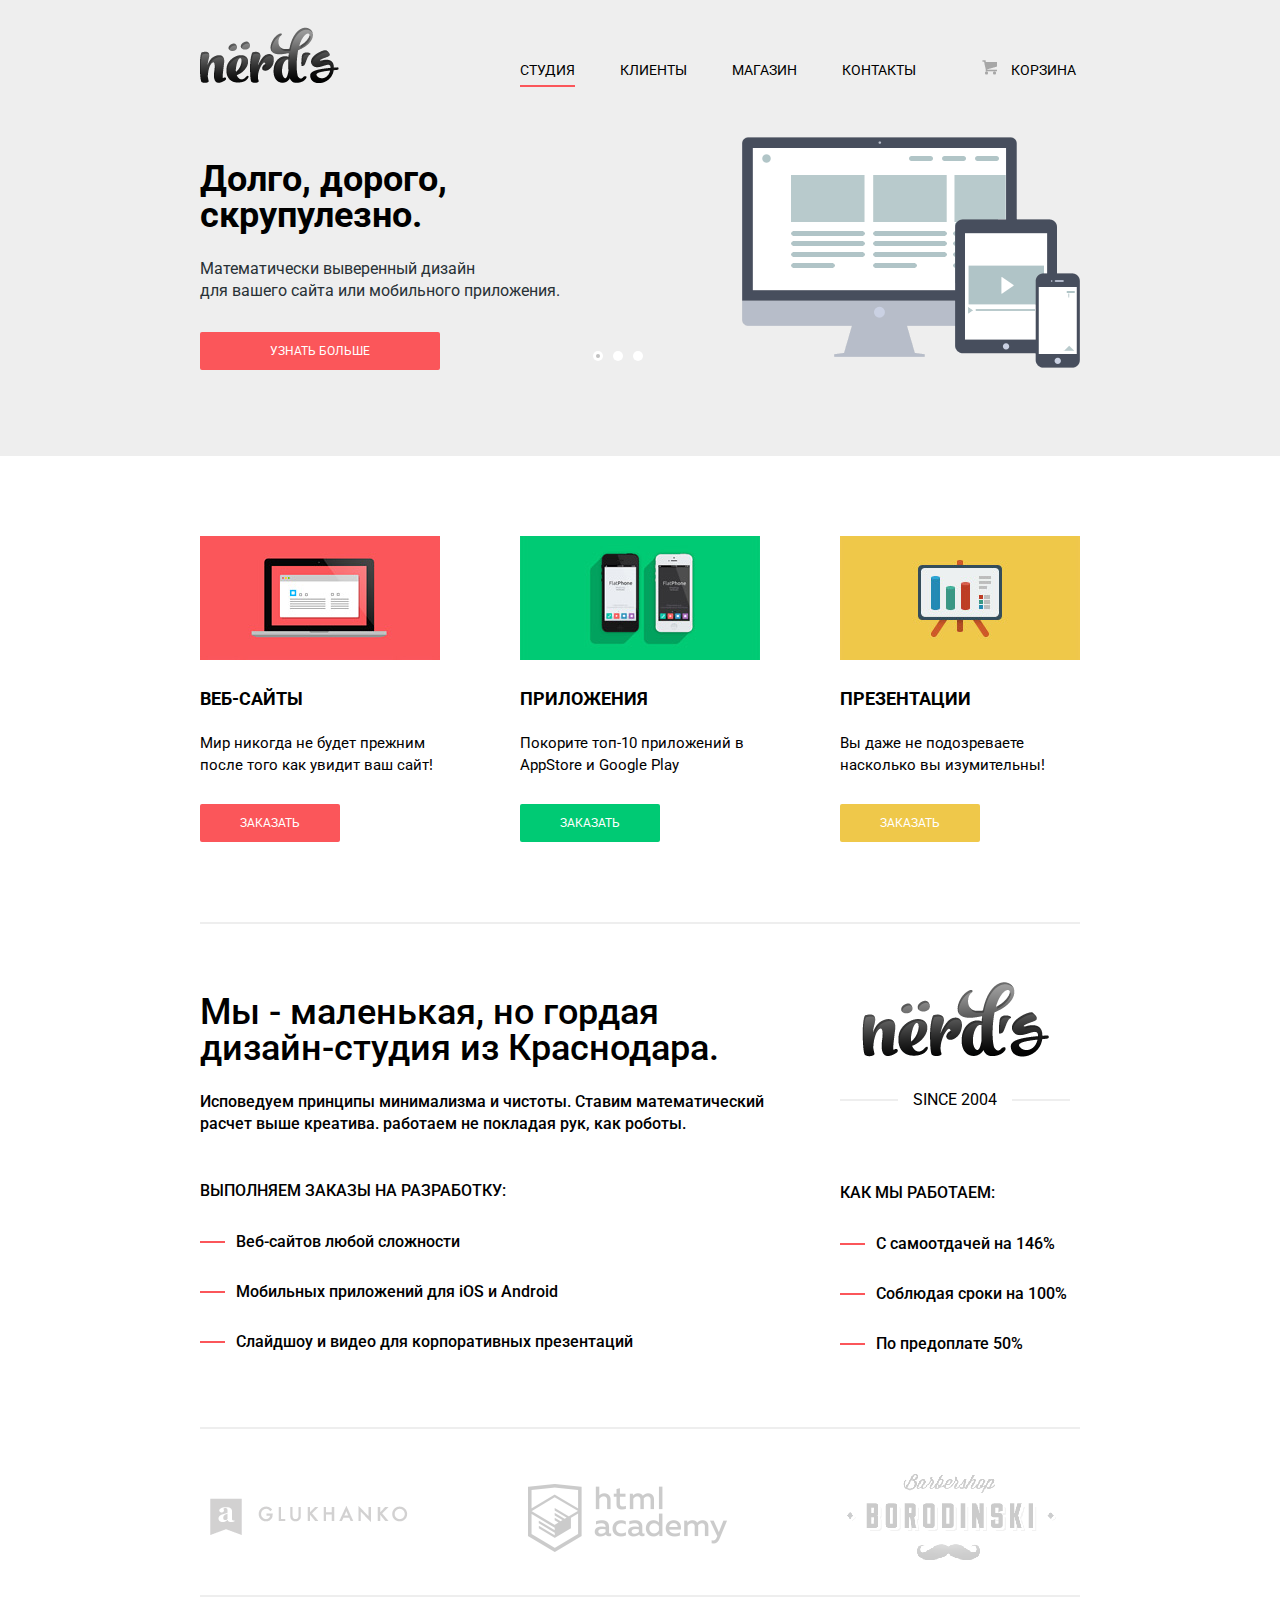
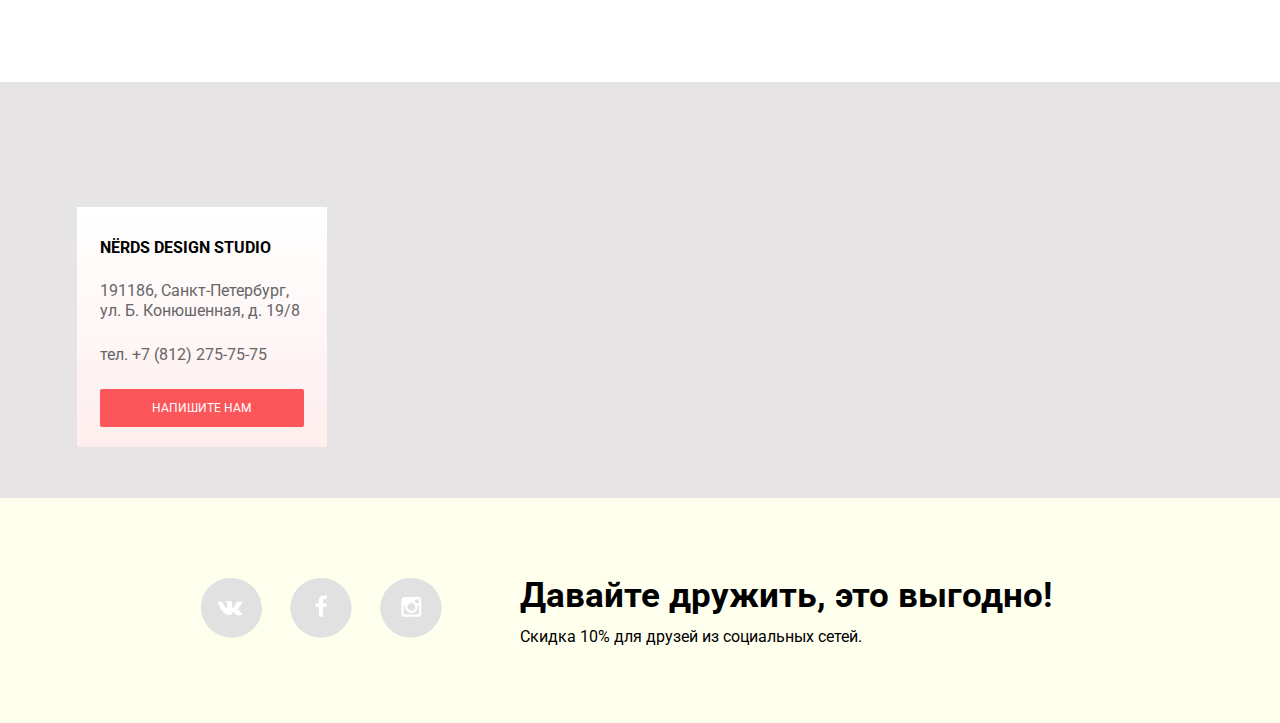
<file: index.html>
<!DOCTYPE html>
<html lang="ru">
<head>
	<meta charset="UTF-8">
	<title>Nerds Studio</title>
	<link href="https://fonts.googleapis.com/css?family=Roboto:300,400,500,700" rel="stylesheet">
	<link rel="stylesheet" href="css/style.min.css">
	<link rel="icon" href="img/favicon.ico" type="image/ico">
</head>
<body>
	<header class="main-header">
		<div class="container">
			<div class="top-header clearfix">
				<div class="index-logo">
					<img src="img/nerds-logo.png" alt="Logotype" width="139" height="56">
				</div>
				<nav class="main-navigation">
					<ul>
						<li>
							<span class="active-page">Студия</span>
						</li>
						<li>
							<a href="#">Клиенты</a>
						</li>
						<li>
							<a href="catalog.html">Магазин</a>
						</li>
						<li>
							<a href="#">Контакты</a>
						</li>
					</ul>
				</nav>
				<a href="#" class="header-cart">Корзина</a>
			</div>
		</div>

		<div class="slider container">

			<input type="radio" name ="slider-controlls" class="slider-radio" id="slider-radio-1" checked>
			<input type="radio" name ="slider-controlls" class="slider-radio" id="slider-radio-2">
			<input type="radio" name ="slider-controlls" class="slider-radio" id="slider-radio-3">

			<label for="slider-radio-1"></label>
			<label for="slider-radio-2"></label>
			<label for="slider-radio-3"></label>

			<div class="slider-container clearfix">
				<div class="slider-item clearfix">
					<section class="slider-left-column slider-column-design">
						<h2 class="slider-title">
							Долго, дорого, <br> скрупулезно.
						</h2>
						<p class="slider-info">
							Математически выверенный дизайн<br>для вашего сайта или мобильного приложения.
						</p>
						<a href="#" class="btn slider-btn">
							Узнать больше
						</a>
					</section>
					<div class="slider-right-column clearfix">
						<figure class="slider-figure slider-design-figure">
							<img src="img/nerds-slide-1.png" width="338" height="231" alt="Математически выверенный дизайн 
							для вашего сайта или мобильного приложения.">
						</figure>
					</div>
				</div>
				<div class="slider-item clearfix">
					<section class="slider-left-column slider-column-math">
						<h2 class="slider-title">
							Любите ли вы математику, как любим ее мы?
						</h2>
						<p class="slider-info">
							Нашим дизайнерам мы удаляем нейроны, ответственные<br> за креатив, чтобы дать им возможность все просчитать.
						</p>
						<a href="#" class="btn slider-btn">
							Узнать больше
						</a>
					</section>
					<div class="slider-right-column clearfix">
						<figure class="slider-figure slider-math-figure">
							<img src="img/nerds-slide-2.png" width="230" height="249" alt="Нашим дизайнерам мы удаляем нейроны, ответственные
							за креатив, чтобы дать им возможность все просчитать">
						</figure>
					</div>
				</div>
				<div class="slider-item clearfix">
					<section class="slider-left-column slider-column-drugs">
						<h2 class="slider-title">
							Только наркотики,<br> только хардкор!
						</h2>
						<p class="slider-info">
							Все дизайнерские решения в нашей компании принимаются только под воздействием качественных галлюциногенов.
						</p>
						<a href="#" class="btn slider-btn">
							Узнать больше
						</a>
					</section>
					<div class="slider-right-column clearfix">
						<figure class="slider-figure slider-drugs-figure">
							<img src="img/nerds-slide-3.png" width="333" height="319" alt="Все дизайнерские решения в нашей компании принимаются только под воздействием качественных галлюциногенов.">
						</figure>
					</div>
				</div>
			</div>
		</div>

	</header>

	<main class="container">
		<section class="features clearfix">
			<div class="features-item">
				<div class="features-item-images">
					<img src="img/nerds-feature-1.jpg" alt="Item-image" width="240" height="124">
				</div>
				<h3 class = "features-item-title">Веб-сайты</h3>
				<p>
					Мир никогда не будет прежним после того как увидит ваш сайт!
				</p>
				<a href="#" class="btn btn-red">Заказать</a>
			</div>
			<div class="features-item">
				<div class="features-item-images">
					<img src="img/nerds-feature-2.jpg" alt="Item-image" width="240" height="124">
				</div>
				<h3 class = "features-item-title">Приложения</h3>
				<p>
					Покорите топ-10 приложений в AppStore и Google Play
				</p>
				<a href="#" class="btn btn-green">Заказать</a>
			</div>
			<div class="features-item">
				<div class="features-item-images">
					<img src="img/nerds-feature-3.jpg" alt="Item-image" width="240" height="124">
				</div>
				<h3 class = "features-item-title">Презентации</h3>
				<p>
					Вы даже не подозреваете насколько вы изумительны!
				</p>
				<a href="#" class="btn btn-yellow">Заказать</a>
			</div>
		</section>

		<hr>

		<div class="index-content clearfix">
			<div class="index-content-left">

				<span class="index-content-title">
					Мы - маленькая, но гордая<br>  дизайн-студия из Краснодара.
				</span>

				<p>
					Исповедуем принципы минимализма и чистоты. Ставим математический <br>
					расчет выше креатива. работаем не покладая рук, как роботы.
				</p>
				<div class="index-content-list">
					<p>
						Выполняем заказы на разработку:
					</p>
					<ul> 
						<li>Веб-сайтов любой сложности</li>
						<li>Мобильных приложений для iOS и Android</li>
						<li>Слайдшоу и видео для корпоративных презентаций</li>
					</ul>
				</div>
			</div>
			<div class="index-content-right">
				<div class="index-content-logo">
					<img src="img/nerds-logo-middle.png" alt="Logotype" width="187" height="75">
				</div>
				<div class="heading-line">
					<span class="heading-content">Since 2004</span>
				</div>
				<div class="index-content-list">
					<p>
						Как мы работаем:
					</p>
					<ul> 
						<li>С самоотдачей на 146%</li>
						<li>Соблюдая сроки на 100%</li>
						<li>По предоплате 50%</li>
					</ul>
				</div>
			</div>
		</div>
		<hr>
		<div class="partners clearfix">
			<div class="partners-item">
				<a href="#">
					<img src="img/nerds-glukhanko-active.png" alt="Glukhanko-logo" width="198" height="37">
				</a>
			</div>
			<div class="partners-item">
				<a href="#">
					<img src="img/nerds-htmlacademy-active.png" alt="HTMLACADEMY-logo" width="199" height="68">
				</a>
			</div>
			<div class="partners-item">
				<a href="#">
					<img src="img/nerds-borodinskiy-active.png" alt="Borodinskiy-logo" width="209" height="90">
				</a>
			</div>
		</div>
	</main>
	<hr>
	<div class="map">
		<div class="map-show">
			<iframe src="https://www.google.com/maps/embed?pb=!1m18!1m12!1m3!1d2011.865014758506!2d30.410243315846646!3d59.71843618179668!2m3!1f0!2f0!3f0!3m2!1i1024!2i768!4f13.1!3m3!1m2!1s0x46962115abc8977b%3A0x1d4d4bbd2222f4a6!2z0JrQvtC90Y7RiNC10L3QvdCw0Y8g0YPQuy4sIDE5LCDQn9GD0YjQutC40L0sINCh0LDQvdC60YIt0J_QtdGC0LXRgNCx0YPRgNCzLCDQoNC-0YHRltGPLCAxOTY2MDE!5e0!3m2!1suk!2sua!4v1507387067952" width="1366" height="416" allowfullscreen></iframe>
		</div>
		<div class="map-info">
			<h3>NЁRDS DESIGN STUDIO</h3>
			<p>
				191186, Санкт-Петербург, <br>
				ул. Б. Конюшенная, д. 19/8
			</p>
			<p>
				тел. +7 (812) 275-75-75
			</p>
			<a href="#" class="btn btn-red js-open-modal">Напишите нам</a>
		</div>
	</div>
	
	<footer class="main-footer">
		<div class="container clearfix">
			<div class="footer-friends">
				<ul>
					<li>
						<a href="#" class="vk-icon">VK</a>
					</li>
					<li>
						<a href="#" class="fb-icon">FB</a>
					</li>
					<li>
						<a href="#" class="insta-icon">Instagram</a>
					</li>
				</ul>
			</div>
			<div class="footer-message">
				<h2 class="footer-message-title">
					Давайте дружить, это выгодно!
				</h2>
				<p>
					Скидка 10% для друзей из социальных сетей.
				</p>
			</div>
		</div>
	</footer>

	<div class="modal-content">
		<button type="button" class="modal-content-close"></button>
		<form action="#" method="post">
			<div class="modal-content-top clearfix">
				<div class="modal-content-left">
					<span class="modal-content-preview">Ваше имя:</span><br>
					<input type="text" placeholder="Представьтесь, пожалуйста" class="name">
				</div>
				<div class="modal-content-right">
					<span class="modal-content-preview">Ваш e-mail:</span><br>
					<input type="email" placeholder="Для отправки ответа" class="email">
				</div>
			</div>
			<div class="modal-content-bottom clearfix">
				<span class="modal-content-preview">Текст письма:</span><br>
				<textarea rows="5" placeholder="В свободной форме" class="text-info"></textarea>
			</div>

			<button type="submit" class="btn btn-red js-send"> 
				Отправить
			</button>

		</form>
	</div>

	<script src="js/script.js"></script>

</body>
</html>
</file>
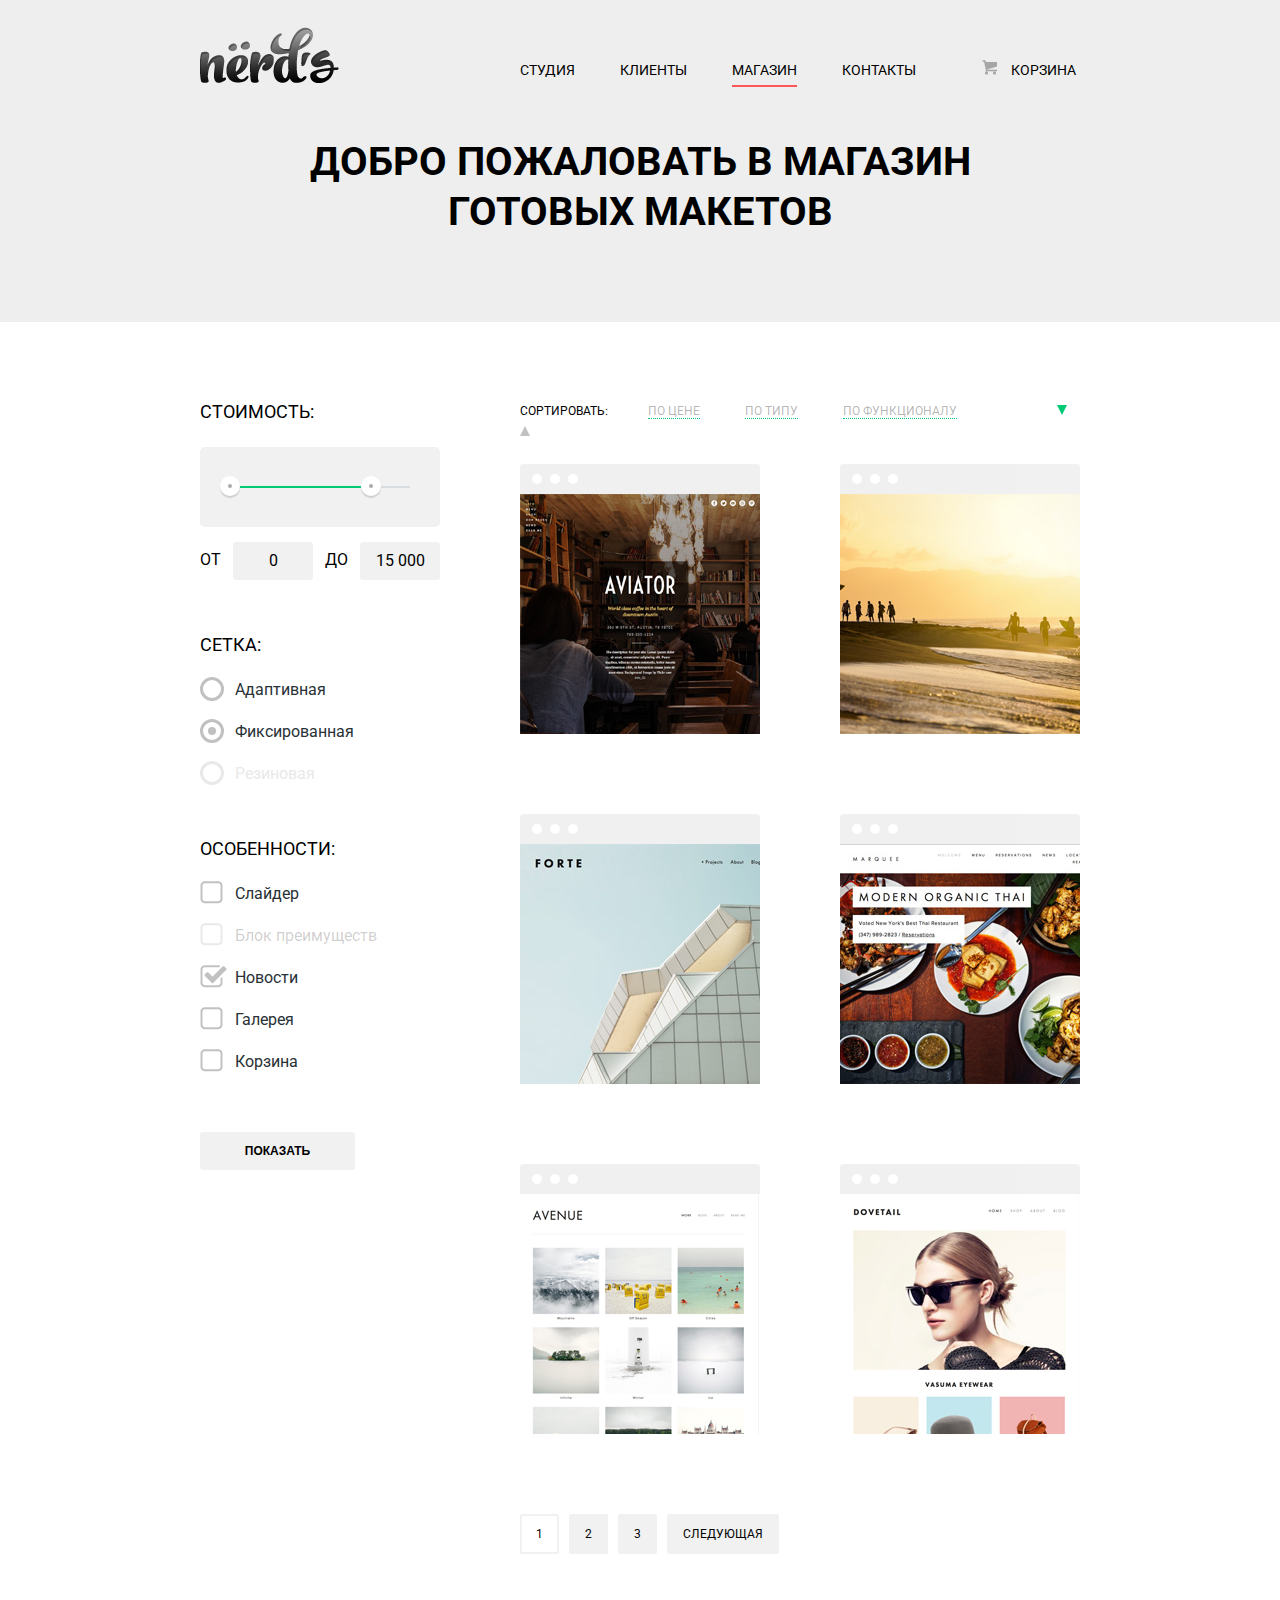
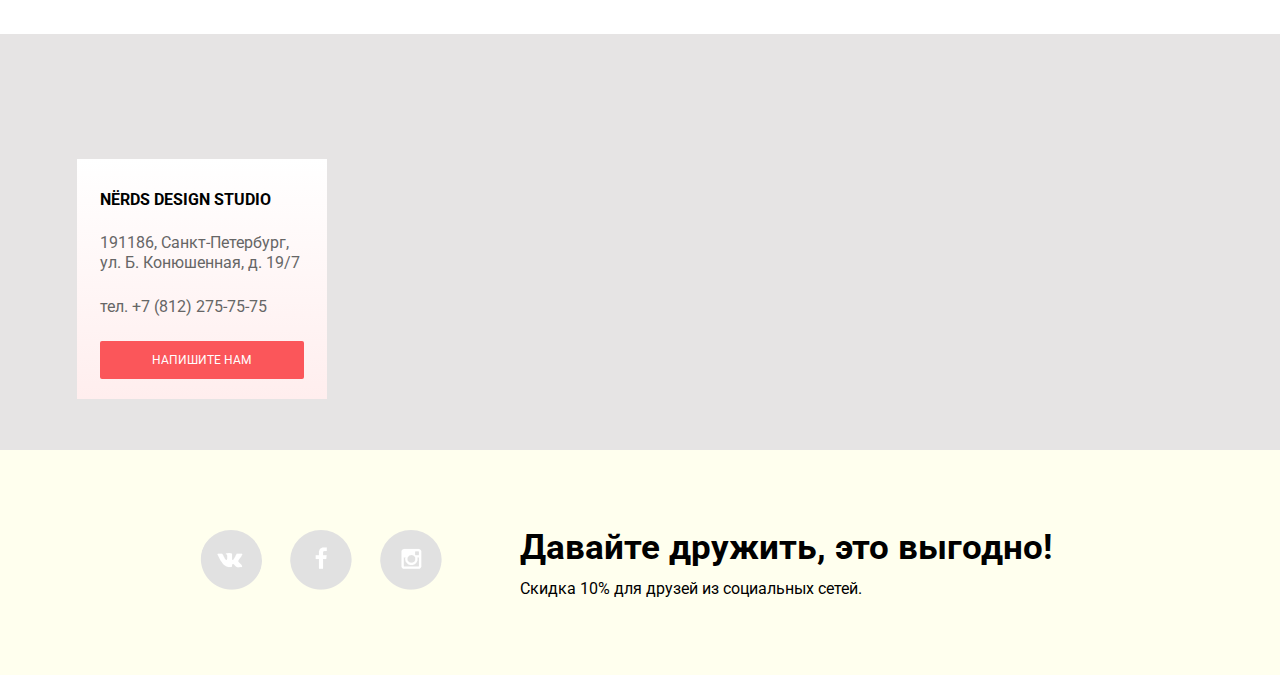
<file: catalog.html>
<!DOCTYPE html>
<html lang="ru">
<head>
	<meta charset="UTF-8">
	<title>Nerds Catalog</title>
	<link href="https://fonts.googleapis.com/css?family=Roboto:300,400,500,700" rel="stylesheet">
	<link rel="stylesheet" href="css/style.min.css">
	<link rel="icon" href="img/favicon.ico" type="image/ico">
</head>
<body class="inner-page">
	<header class="main-header">
		<div class="container">
			<div class="top-header clearfix">
				<div class="index-logo">
					<a href="index.html">
						<img src="img/nerds-logo.png" alt="Logotype" width="139" height="56">
					</a>
				</div>
				<nav class="main-navigation">
					<ul>
						<li>
							<a href="index.html">Студия</a>
						</li>
						<li>
							<a href="#">Клиенты</a>
						</li>
						<li>
							<span class="active-page">Магазин</span>
						</li>
						<li>
							<a href="#">Контакты</a>
						</li>
					</ul>
				</nav>
				<a href="#" class="header-cart">Корзина</a>
			</div>
			<section class="big-heading">
				<h1>
					Добро пожаловать в магазин<br> готовых макетов
				</h1>
			</section>
		</div>
	</header>

	<main class="container clearfix">
		<div class="inner-form">
			<form action="#" method="post">
				<fieldset>
					<legend>Стоимость:</legend>
					<div class="catalog-filter-controls">

						<div class="catalog-filter-scale">
							<div class="catalog-scale-bar"></div>
						</div>

						<div class="catalog-scale-toggle catalog-min-toggle"></div>

						<div class="catalog-scale-toggle catalog-max-toggle"></div>

					</div>
					<p class="form-range">От <span class="price-box">0</span> до <span class="price-box">15 000</span></p>
				</fieldset>

				<fieldset>
					<legend>Сетка:</legend>
					<ul>
						<li>
							<input type="radio" name="grid" value="adaptive" id="radio1"> 
							<span class="radio-button"></span>
							<label for="radio1">
								Адаптивная
							</label>
						</li>
						<li>
							<input type="radio" name="grid" value="fixed" id="radio2" checked>
							<span class="radio-button"></span>
							<label for="radio2">
								Фиксированная
							</label>
						</li>
						<li>
							<input type="radio" name="grid" value="rubber" id="radio3" disabled>
							<span class="radio-button"></span>
							<label for="radio3">
								Резиновая
							</label>
						</li>
					</ul>
					
				</fieldset>

				<fieldset>
					<legend>Особенности:</legend>
					<ul>
						<li>
							<input type="checkbox" name="features" value = "slider" id="checkbox1">
							<span class="checkbox"></span>
							<label for="checkbox1">
								Слайдер
							</label>
						</li>
						<li>
							<input type="checkbox" name="features" value = "block" id="checkbox2" disabled> 
							<span class="checkbox"></span>
							<label for="checkbox2">
								Блок преимуществ 
							</label>
						</li>
						<li>
							<input type="checkbox" name="features" value = "news" id="checkbox3" checked>
							<span class="checkbox"></span>
							<label for="checkbox3">
								Новости
							</label>
						</li>
						<li>
							<input type="checkbox" name="features" value = "gallery" id="checkbox4"> 
							<span class="checkbox"></span>
							<label for="checkbox4">
								Галерея
							</label>
						</li>
						<li>
							<input type="checkbox" name="features" value = "basket" id="checkbox5">
							<span class="checkbox"></span>
							<label for="checkbox5">
								Корзина
							</label>
						</li>
					</ul>
				</fieldset>

				<button type="submit" class="btn">
					Показать
				</button>
			</form>
		</div>

		<div class="main-catalog">
			<div class="navigation">
				<ul>
					<li>
						Сортировать:
					</li>
					<li>
						<a href="#">По цене</a>
					</li>
					<li>
						<a href="#">По типу</a>
					</li>
					<li>
						<a href="#">По функционалу</a>
					</li>
					<li>
						<a href="#">
							<span class="arrow-down arrow-active"></span>
						</a>
					</li>
					<li>
						<a href="#">
							<span class="arrow-up"></span>
						</a>
					</li>
				</ul>
			</div>

			<div class="main-catalog-container">
				<div class="catalog-item">
					<div class="catalog-item-head">
					  <div class="transparent-circle"></div>
					  <div class="transparent-circle"></div>
					  <div class="transparent-circle"></div>
					</div>
					<div class="catalog-item-inner">
						<h2>Sunset</h2>
						<p>
							Интернет-магазин с личным кабинетом
						</p>
						<button type="button" class="btn btn-red">
							10000 р.
						</button>
					</div>
				</div>
				<div class="catalog-item">
					<div class="catalog-item-head">
					  <div class="transparent-circle"></div>
					  <div class="transparent-circle"></div>
					  <div class="transparent-circle"></div>
					</div>
					<div class="catalog-item-inner">
						<h2>Sunset</h2>
						<p>
							Интернет-магазин с личным кабинетом
						</p>
						<button type="button" class="btn btn-red">
							10000 р.
						</button>
					</div>
				</div>
				<div class="catalog-item">
					<div class="catalog-item-head">
					  <div class="transparent-circle"></div>
					  <div class="transparent-circle"></div>
					  <div class="transparent-circle"></div>
					</div>
					<div class="catalog-item-inner">
						<h2>Sunset</h2>
						<p>
							Интернет-магазин с личным кабинетом
						</p>
						<button type="button" class="btn btn-red">
							10000 р.
						</button>
					</div>
				</div>
				<div class="catalog-item">
					<div class="catalog-item-head">
					  <div class="transparent-circle"></div>
					  <div class="transparent-circle"></div>
					  <div class="transparent-circle"></div>
					</div>
					<div class="catalog-item-inner">
						<h2>Sunset</h2>
						<p>
							Интернет-магазин с личным кабинетом
						</p>
						<button type="button" class="btn btn-red">
							10000 р.
						</button>
					</div>
				</div>
				<div class="catalog-item">
					<div class="catalog-item-head">
					  <div class="transparent-circle"></div>
					  <div class="transparent-circle"></div>
					  <div class="transparent-circle"></div>
					</div>
					<div class="catalog-item-inner">
						<h2>Sunset</h2>
						<p>
							Интернет-магазин с личным кабинетом
						</p>
						<button type="button" class="btn btn-red">
							10000 р.
						</button>
					</div>
				</div>
				<div class="catalog-item">
					<div class="catalog-item-head">
					  <div class="transparent-circle"></div>
					  <div class="transparent-circle"></div>
					  <div class="transparent-circle"></div>
					</div>
					<div class="catalog-item-inner">
						<h2>Sunset</h2>
						<p>
							Интернет-магазин с личным кабинетом
						</p>
						<button type="button" class="btn btn-red">
							10000 р.
						</button>
					</div>
				</div>
			</div>
			<div class="pagination">
				<ul class="pagination-list">
					<li>
						<span class="active-page">1</span>
					</li>
					<li>
						<a href="#">2</a>
					</li>
					<li>
						<a href="#">3</a>
					</li>
					<li>
						<a href="#">Следующая</a>
					</li>
				</ul>
			</div>
		</div>
	</main>

	<div class="map">
		<div class="map-show">
			<iframe src="https://www.google.com/maps/embed?pb=!1m18!1m12!1m3!1d2011.865014758506!2d30.410243315846646!3d59.71843618179668!2m3!1f0!2f0!3f0!3m2!1i1024!2i768!4f13.1!3m3!1m2!1s0x46962115abc8977b%3A0x1d4d4bbd2222f4a6!2z0JrQvtC90Y7RiNC10L3QvdCw0Y8g0YPQuy4sIDE5LCDQn9GD0YjQutC40L0sINCh0LDQvdC60YIt0J_QtdGC0LXRgNCx0YPRgNCzLCDQoNC-0YHRltGPLCAxOTY2MDE!5e0!3m2!1suk!2sua!4v1507387067952" width="1366" height="416" allowfullscreen></iframe>
		</div>
		<div class="map-info">
			<h3>NЁRDS DESIGN STUDIO</h3>
			<p>
				191186, Санкт-Петербург, <br>
				ул. Б. Конюшенная, д. 19/7
			</p>
			<p>
				тел. +7 (812) 275-75-75
			</p>
			<a href="#" class="btn btn-red js-open-modal">
				Напишите нам
			</a>
		</div>
	</div>

	<footer class="main-footer">
		<div class="container clearfix">
			<div class="footer-friends">
				<ul>
					<li>
						<a href="#" class="vk-icon">VK</a>
					</li>
					<li>
						<a href="#" class="fb-icon">FB</a>
					</li>
					<li>
						<a href="#" class="insta-icon">Instagram</a>
					</li>
				</ul>
			</div>
			<div class="footer-message">
				<h2 class="footer-message-title">
					Давайте дружить, это выгодно!
				</h2>
				<p>
					Скидка 10% для друзей из социальных сетей.
				</p>
			</div>
		</div>
	</footer>

	<div class="modal-content">
		<button type="button" class="modal-content-close"></button>
		<form action="#" method="post">
			<div class="modal-content-top clearfix">
				<div class="modal-content-left">
					<span class="modal-content-preview">Ваше имя:</span><br>
					<input type="text" placeholder="Представьтесь, пожалуйста" class="name">
				</div>
				<div class="modal-content-right">
					<span class="modal-content-preview">Ваш e-mail:</span><br>
					<input type="email" placeholder="Для отправки ответа" class="email">
				</div>
			</div>
			<div class="modal-content-bottom clearfix">
				<span class="modal-content-preview">Текст письма:</span><br>
				<textarea rows="5" placeholder="В свободной форме" class="text-info"></textarea>
			</div>

			<button type="submit" class="btn btn-red js-send"> 
				Отправить
			</button>

		</form>
	</div>

	<script src="js/script.js"></script>

</body>
</html>
</file>
<file: css/style.min.css>
/*! normalize.css v7.0.0 | MIT License | github.com/necolas/normalize.css */button,hr,input{overflow:visible}audio,canvas,progress,video{display:inline-block}progress,sub,sup{vertical-align:baseline}body,figure,ul{margin:0}figure,legend,ul{padding:0}.btn-red:active,.features-item .btn-green:active,.features-item .btn-yellow:active,.slider-btn:active{box-shadow:inset 0 3px 0 rgba(0,0,0,.3)}.clearfix::after,.header-cart::after,.heading-line::after,.index-content-list li::after,.slider label::after,form input[type=radio]+.radio-button,form input[type=radio]+.radio-button::before{content:""}html{line-height:1.15;-ms-text-size-adjust:100%;-webkit-text-size-adjust:100%}article,aside,details,figcaption,figure,footer,header,main,menu,nav,section{display:block}h1{font-size:2em;margin:.67em 0}hr{box-sizing:content-box;height:0}.container,.slider-btn,.top-header,legend{box-sizing:border-box}code,kbd,pre,samp{font-family:monospace,monospace;font-size:1em}a{background-color:transparent;-webkit-text-decoration-skip:objects}abbr[title]{border-bottom:none;text-decoration:underline;text-decoration:underline dotted}.btn,.header-cart,.main-navigation a,.navigation a{text-decoration:none}b,strong{font-weight:bolder}dfn{font-style:italic}mark{background-color:#ff0;color:#000}small{font-size:80%}sub,sup{font-size:75%;line-height:0;position:relative}sub{bottom:-.25em}sup{top:-.5em}audio:not([controls]){display:none;height:0}img{border-style:none}svg:not(:root){overflow:hidden}button,input,optgroup,select,textarea{font-family:sans-serif;font-size:100%;line-height:1.15;margin:0}button,select{text-transform:none}.big-heading h1,.btn,.catalog-item-inner .btn,.catalog-item-inner h2,.features-item-title,.header-cart,.heading-content,.index-content-list p,.main-navigation .active-page,.main-navigation a,.map-info h3,.modal-content textarea,.navigation li,.pagination,form .form-range,form legend{text-transform:uppercase}[type=reset],[type=submit],button,html [type=button]{-webkit-appearance:button}[type=button]::-moz-focus-inner,[type=reset]::-moz-focus-inner,[type=submit]::-moz-focus-inner,button::-moz-focus-inner{border-style:none;padding:0}[type=button]:-moz-focusring,[type=reset]:-moz-focusring,[type=submit]:-moz-focusring,button:-moz-focusring{outline:ButtonText dotted 1px}fieldset{padding:.35em .75em .625em}legend{color:inherit;display:table;max-width:100%;white-space:normal}textarea{overflow:auto}.map,.partners,.slider{overflow:hidden}[type=checkbox],[type=radio]{box-sizing:border-box;padding:0}[type=number]::-webkit-inner-spin-button,[type=number]::-webkit-outer-spin-button{height:auto}[type=search]{-webkit-appearance:textfield;outline-offset:-2px}[type=search]::-webkit-search-cancel-button,[type=search]::-webkit-search-decoration{-webkit-appearance:none}::-webkit-file-upload-button{-webkit-appearance:button;font:inherit}summary{display:list-item}[hidden],template{display:none}body{font-family:Roboto,Arial,sans-serif;font-size:16px;font-weight:22px;color:#000}ul{list-style:none}button:hover{cursor:pointer}.clearfix::after{display:table;clear:both}.container{width:900px;padding:0 10px;margin:0 auto}.main-header{background-color:#eee;margin-bottom:80px}.top-header{margin-bottom:50px}.index-logo{margin-top:27px;width:240px;float:left}.header-cart,.main-navigation{margin-top:55px;float:left}.index-logo img{width:139px;height:56px}.main-navigation ul{font-size:0;margin-left:80px}.main-navigation li{display:inline-block;vertical-align:top;font-size:14px;line-height:30px;margin-right:45px}.main-navigation li:last-child{margin-right:0}.main-navigation a{display:inline-block;color:#000}.main-navigation .active-page{display:inline-block;color:#000;border-bottom:2px solid #fb565a;cursor:default}.main-navigation a:hover{color:#fb565a}.main-navigation a:active{color:#000;opacity:.4}.header-cart{display:block;margin-left:60px;padding-left:35px;color:#000;font-size:14px;line-height:30px;position:relative}.header-cart:hover{color:#fb565a}.header-cart:active{color:#000;opacity:.4}.header-cart::after{position:absolute;width:15px;height:15px;top:5px;left:6px;background:url(../img/spritesheet.png) no-repeat}.header-cart:hover::after{background-position:0 -30px}.header-cart:active::after{background-position:0 0;opacity:.4}.slider input[type=radio]{display:none}.slider{position:relative}.slider label,.slider label::after{position:absolute;border-radius:50%}.slider-container{width:2670px;transition:transform .9s ease}.slider-item{width:880px;padding-right:10px;float:left}.slider-left-column{width:480px;float:left;margin-top:24px}.slider-right-column{float:right}.slider-design-figure{width:338px;height:231px}.slider-math-figure{margin-right:10px;width:230px;height:249px}.slider-drugs-figure{margin-right:8px;width:333px;height:319px}.slider label[for=slider-radio-1]{left:403px}.slider label[for=slider-radio-2]{left:423px}.slider label[for=slider-radio-3]{left:443px}.slider label{bottom:95px;z-index:10;display:inline-block;vertical-align:baseline;width:10px;height:10px;margin-right:10px;cursor:pointer;background:#fff}.slider label:nth-child(3n){margin-right:0}.slider label::after{width:4px;height:4px;background:#c1c1c1;top:3px;left:3px;display:none}.slider-title{margin:0 0 25px;font-size:36px;line-height:36px}.slider-info{margin:0 0 30px;font-size:16px;line-height:22px;color:#283136}.slider-btn{width:240px;text-align:center;background-color:#fb565a;border-radius:3px}.slider-btn:active,.slider-btn:hover{background:#b63538}input[id=slider-radio-1]:checked~label[for=slider-radio-1]::after,input[id=slider-radio-2]:checked~label[for=slider-radio-2]::after,input[id=slider-radio-3]:checked~label[for=slider-radio-3]::after{display:block}input[id=slider-radio-1]:checked~.slider-container{transform:translateX(0)}input[id=slider-radio-2]:checked~.slider-container{transform:translateX(-890px)}input[id=slider-radio-3]:checked~.slider-container{transform:translateX(-1780px)}.features{margin-bottom:80px}.features-item{width:240px;float:left;margin-right:80px}.features-item:last-child{margin-right:0}.features-item-images{width:240px;height:124px}.features-item-title{font-size:18px;line-height:30px;margin-top:24px;margin-bottom:18px}.features-item p{font-size:15px;line-height:22px;margin-bottom:28px}.btn{display:inline-block;vertical-align:top;padding:10px 40px;font-size:12px;line-height:18px;color:#fff;border-radius:2px;outline:0;border:none}.btn-red{background:#fb565a}.btn-red:hover{background:#d6494d}.btn-red:active{background:#b63538}.features-item .btn-green{background:#00ca74}.features-item .btn-green:hover{background:#01a25e}.features-item .btn-green:active{background:#009053}.features-item .btn-yellow{background:#efc84a}.features-item .btn-yellow:hover{background:#d6ae2c}.features-item .btn-yellow:active{background:#c09b24}hr{border:0;border-bottom:2px solid #eee;margin-bottom:58px}.index-content{margin-bottom:72px}.index-content p{margin:0}.index-content-left{width:620px;float:left}.index-content-title{display:block;font-size:36px;font-weight:500;line-height:36px;margin-top:12px;margin-bottom:25px}.index-content p,.index-content-list p,.index-content-list ul{line-height:22px;font-weight:500;font-size:16px}.index-content p{margin-bottom:45px}.index-content-list p{margin-bottom:29px}.index-content-list li{font-size:16px;margin-bottom:28px;padding-left:36px;position:relative}.index-content-list li:last-child{margin-bottom:0}.index-content-list li::after{position:absolute;width:25px;height:2px;background:#fb565a;top:10px;left:0}.index-content-right{width:230px;margin-left:20px;margin-right:10px;float:left}.index-content-logo{overflow:hidden;margin-bottom:30px;text-align:center}.index-content-logo img{width:187px;height:75px}.heading-content{display:inline-block;vertical-align:top;font-size:16px;line-height:16px;padding:0 15px;z-index:10;position:relative;background:#fff}.heading-line{text-align:center;position:relative;margin-bottom:72px}.heading-line::after{position:absolute;width:100%;border-bottom:2px solid #eee;top:7px;left:0;z-index:1}.index-content+hr{margin-bottom:45px}.partners{max-height:90px}.partners-item{float:left;margin-right:120px;opacity:.2;transition:opacity .4s}.partners-item:first-child{margin-left:10px;margin-top:24px}.partners-item:last-child{margin-right:0}.partners-item:nth-of-type(2){margin-top:10px}.partners-item:hover{opacity:1}main+hr{margin:31px auto 85px;width:880px}.map,.map .map-show,.map-show iframe{width:100%;margin:0 auto;position:relative}.map{max-height:416px;background:#e6e4e4}.map .map-show,.map-show iframe{display:block;min-width:1280px;z-index:10}.map-info,.modal-content{z-index:100;box-sizing:border-box}.map-info{width:250px;height:240px;padding:26px 23px;background:linear-gradient(#fff,#fee);position:absolute;top:30%;left:6%}.map-info h3{margin:0 0 18px;font-size:16px;line-height:30px}.map-info p{color:#666;font-size:16px;line-height:20px;margin-bottom:24px}.map-info .btn{box-sizing:border-box;width:204px;padding:10px 0;text-align:center}.main-footer{background-color:#ffe;padding-top:80px;padding-bottom:75px}.footer-friends{width:300px;float:left}.footer-message{width:560px;margin-left:20px;float:left}.footer-friends ul{font-size:0}.footer-friends li{display:inline-block;vertical-align:top}.footer-friends a{display:inline-block;width:62px;height:62px;margin-right:28px;background:url(../img/spritesheet.png) no-repeat;border-radius:50%;transition:background .5s}.footer-friends .vk-icon{background-position:0 -62px}.footer-friends .vk-icon:hover{background-position:0 -139px}.footer-friends .vk-icon:active{background-position:0 -216px;transition:background 10ms}.footer-friends .fb-icon{background-position:0 -293px}.footer-friends .fb-icon:hover{background-position:0 -370px}.footer-friends .fb-icon:active{background-position:0 -447px;transition:background 10ms}.footer-friends .insta-icon{background-position:0 -524px}.footer-friends .insta-icon:hover{background-position:0 -601px}.footer-friends .insta-icon:active{background-position:0 -678px;transition:background 10ms}.footer-message-title{margin:0;font-size:35px;line-height:36px}.footer-message p{font-size:16px;line-height:22px;margin-top:12px;margin-bottom:0}.modal-content{width:630px;height:416px;padding:54px 90px 50px 80px;background:#fff;box-shadow:0 10px 40px rgba(0,0,0,.75);position:fixed;bottom:10%;left:50%;margin-left:-315px;display:none}.modal-content-show{display:block;animation:popup-show .6s}.big-heading h1,.modal-content-preview{display:inline-block;vertical-align:top}.modal-content-shake{animation:modal-content-shake .3s}@keyframes popup-show{0%{transform:translateX(-3000px)}50%{transform:translateX(100px)}100%{transform:translateX(0)}}@keyframes modal-content-shake{0%{transform:translateX(100px)}30%{transform:translateX(-80px)}60%{transform:translateX(60px)}90%{transform:translateX(-40px)}100%{transform:translateX(0)}}.modal-content-top{margin-bottom:20px}.modal-content-left{float:left;margin-right:20px}.modal-content-right{float:left}.modal-content-preview{font-size:16px;line-height:18px;margin-bottom:12px}.modal-content input[type=email],.modal-content input[type=text]{box-sizing:border-box;width:220px;height:38px;border:2px solid #d7dcde;border-radius:2px;font-size:12px;line-height:18px;text-transform:uppercase;padding:0 10px 0 11px;outline:0}.modal-content textarea{border:2px solid #d7dcde;border-radius:2px;width:428px;font-size:12px;line-height:18px;padding:8px 14px 0;outline:0;resize:none}.modal-content input[type=email]:hover,.modal-content input[type=text]:hover,.modal-content textarea:hover{border-color:#a2a9ac}.modal-content input[type=email]:focus,.modal-content input[type=text]:focus,.modal-content textarea:focus{border-color:#56bffb}.modal-content-bottom{margin-bottom:45px}.modal-content .btn{width:100%}.modal-content-close{border:none;outline:0;position:absolute;width:41px;height:41px;background:#fb565a;border-radius:50%;top:6px;right:6px;cursor:pointer}.modal-content-close::after,.modal-content-close::before{content:"";position:absolute;width:22px;height:4px;background-color:#fff;top:18px;left:10px}.modal-content-close::before{transform:rotate(-45deg)}.modal-content-close::after{transform:rotate(45deg)}.modal-content-close:active,.modal-content-close:hover{background-color:#fff}.modal-content-close:active::after,.modal-content-close:active::before,.modal-content-close:hover::after,.modal-content-close:hover::before{background-color:#fb565a}.inner-page .main-header{margin-bottom:75px}.big-heading{margin-top:20px;text-align:center;padding-bottom:85px}.big-heading h1{font-size:40px;line-height:50px;margin:0}.inner-form{width:240px;float:left;font-size:16px;line-height:20px}form fieldset{border:none;margin:0 0 50px;padding:0}form p{margin:0}form legend{font-size:18px;line-height:30px;margin-bottom:20px}form li{margin-bottom:22px;position:relative}form li:last-child{margin-bottom:0}form label{padding-left:35px;position:relative}form input[type=checkbox],form input[type=radio]{display:none}.catalog-filter-controls{position:relative;min-height:2px;margin-bottom:15px;border-radius:5px;background-color:#f1f1f1;padding:39px 30px}.catalog-filter-scale{height:2px;background-color:#d7dcde}.catalog-scale-bar{width:80%;height:2px;background-color:#00ca74}.catalog-filter-controls .catalog-scale-toggle{position:absolute;top:29px;width:4px;height:4px;border:8px solid #fff;background:#ababab;cursor:pointer;border-radius:50%;box-shadow:0 2px 1px 0 #cfcfcf}.catalog-min-toggle{left:20px}.catalog-max-toggle{left:67%}form .form-range{margin-top:11px;color:#000;font-size:16px;line-height:22px}.form-range .price-box{display:inline-block;vertical-align:middle;box-sizing:border-box;width:80px;height:38px;background:#f1f1f1;text-align:center;border-radius:3px;-moz-border-radius:3px;-webkit-border-radius:3px;margin:0 8px;padding-top:8px}.form-range .price-box:last-child{margin-right:0}form label{color:#283136}form input[type=radio]+.radio-button{position:absolute;box-sizing:border-box;top:-3px;left:0;width:24px;height:24px;border:3px solid #c1c1c1;border-radius:50%;-moz-border-radius:50%;-webkit-border-radius:50%;-o-border-radius:50%;-ms-border-radius:50%}form input[type=radio]+.radio-button::before{position:absolute;box-sizing:border-box;top:5px;left:5px;width:8px;height:8px;background:#c1c1c1;border-radius:50%;-moz-border-radius:50%;-webkit-border-radius:50%;-o-border-radius:50%;-ms-border-radius:50%;display:none}form input[type=radio]:checked+.radio-button::before{display:block}form li:hover>.radio-button,form li:hover>label{border-color:#b5b5b5;color:#000}form li:hover>.radio-button::before{background:#b5b5b5}form input[disabled]+.radio-button,form input[disabled]+.radio-button+label,form input[disabled]+.radio-button:hover,form input[disabled]:hover+.radio-button,form input[disabled]:hover+.radio-button+label{border-color:#e9e9e9;color:#e9e9e9}form .checkbox{position:absolute;background:url(../img/checkbox-sprite.png);width:27px;height:23px;top:-3px}form input[type=checkbox]:checked+.checkbox{background-position:0 -114px}form li:hover>.checkbox{background-position:0 -38px}form li:hover>input[type=checkbox]:checked+.checkbox{background-position:0 -152px}form li>input[disabled]+.checkbox,form li>input[disabled]~label{background-position:0 -76px;color:rgba(0,0,0,.2)}.inner-form .btn{margin-top:10px;margin-bottom:10px;box-sizing:border-box;width:155px;height:38px;color:#000;font-size:12px;line-height:18px;font-weight:700;background:#f1f1f1;border-radius:3px;-moz-border-radius:3px;-webkit-border-radius:3px}.inner-form .btn:hover{background-color:#e5e5e5}.inner-form .btn:active{background-color:#d5d5d5;box-shadow:inset 0 3px 0 rgba(0,0,0,.15)}.main-catalog{width:560px;margin-left:80px;float:left}.main-catalog .navigation{margin-bottom:18px}.main-catalog-container{font-size:0}.catalog-item{display:inline-block;vertical-align:top;width:240px;min-height:270px;margin-right:80px;margin-bottom:80px;font-size:16px;position:relative}.main-catalog-container .catalog-item:nth-of-type(2n){margin-right:0}.catalog-item:nth-child(1){background:url(../img/nerds-catalog-item-1.jpg) 0 30px no-repeat}.catalog-item:nth-child(2){background:url(../img/nerds-catalog-item-2.jpg) 0 30px no-repeat}.catalog-item:nth-child(3){background:url(../img/nerds-catalog-item-3.jpg) 0 30px no-repeat}.catalog-item:nth-child(4){background:url(../img/nerds-catalog-item-4.jpg) 0 30px no-repeat}.catalog-item:nth-child(5){background:url(../img/nerds-catalog-item-5.jpg) 0 30px no-repeat}.catalog-item:nth-child(6){background:url(../img/nerds-catalog-item-6.jpg) 0 30px no-repeat}.catalog-item:hover>.catalog-item-head,.catalog-item:hover>.catalog-item-inner{opacity:1;display:block}.catalog-item-head{width:240px;height:30px;background-color:#797979;border-top-left-radius:4px;border-top-right-radius:4px;opacity:.1;transition:opacity .4s ease;position:relative}.catalog-item-head .transparent-circle{width:10px;height:10px;border-radius:50%;background:#fff;position:absolute}.catalog-item-head .transparent-circle:nth-child(1){top:10px;left:12px}.catalog-item-head .transparent-circle:nth-child(2){top:10px;left:30px}.catalog-item-head .transparent-circle:nth-child(3){top:10px;left:48px}.catalog-item-inner{box-sizing:border-box;width:200px;height:200px;padding:30px;background:#fff;color:#000;position:absolute;top:50px;left:20px;display:none}.catalog-item-inner h2{margin:0;font-size:18px;line-height:30px;text-align:center}.catalog-item-inner p{font-size:14px;line-height:18px;color:#283136;text-align:center;margin-top:10px;margin-bottom:24px}.catalog-item-inner .btn{width:100%;font-size:18px;line-height:22px;color:#fff;border-radius:4px;padding:9px 33px;text-align:center;cursor:pointer}.navigation ul{list-style:none;margin:5px 0 0;padding:0;font-size:0}.navigation li{display:inline-block;vertical-align:top;font-size:12px;line-height:18px;margin-right:45px}.navigation li:nth-child(1){margin-right:40px}.navigation li:nth-child(4){margin-right:100px}.navigation li:nth-child(5){margin-right:7px}.navigation li:nth-child(6){margin-right:0}.navigation li:hover>a{border:none;color:rgba(0,0,0,.7)}.navigation .arrow-down,.navigation .arrow-up{border-right:5px solid transparent;border-left:5px solid transparent}.navigation a{color:rgba(0,0,0,.3);border-bottom:1px dotted #00ca74}.navigation li:nth-child(5)>a,.navigation li:nth-child(6)>a{border-bottom:none}.navigation .arrow-down,.navigation .arrow-up{font-size:0;width:0;height:0}.navigation .arrow-down{border-top:10px solid #c1c1c1}.navigation .arrow-up{border-bottom:10px solid #c1c1c1;position:relative;top:-11px}.navigation .arrow-active{border-top:10px solid #00ca74}.pagination{margin-bottom:80px}.pagination-list{font-size:0}.pagination-list .active-page,.pagination-list a{display:inline-block;vertical-align:top;box-sizing:border-box;font-size:12px;line-height:18px;text-decoration:none;color:#000}.pagination-list li{display:inline-block;vertical-align:top;margin-right:10px}.pagination-list li:last-child{margin-right:0}.pagination-list a{padding:11px 16px;background:#f1f1f1;border-radius:2px;-moz-border-radius:2px;-webkit-border-radius:2px}.pagination-list .active-page{padding:9px 14px;background:#fff;border:2px solid #f1f1f1;border-radius:2px;-moz-border-radius:2px;-webkit-border-radius:2px;cursor:default}.pagination-list a:hover{background-color:#e5e5e5}.pagination-list a:active{background-color:#d5d5d5;box-shadow:inset 0 3px 0 rgba(0,0,0,.15)}iframe{border:none}
</file>
